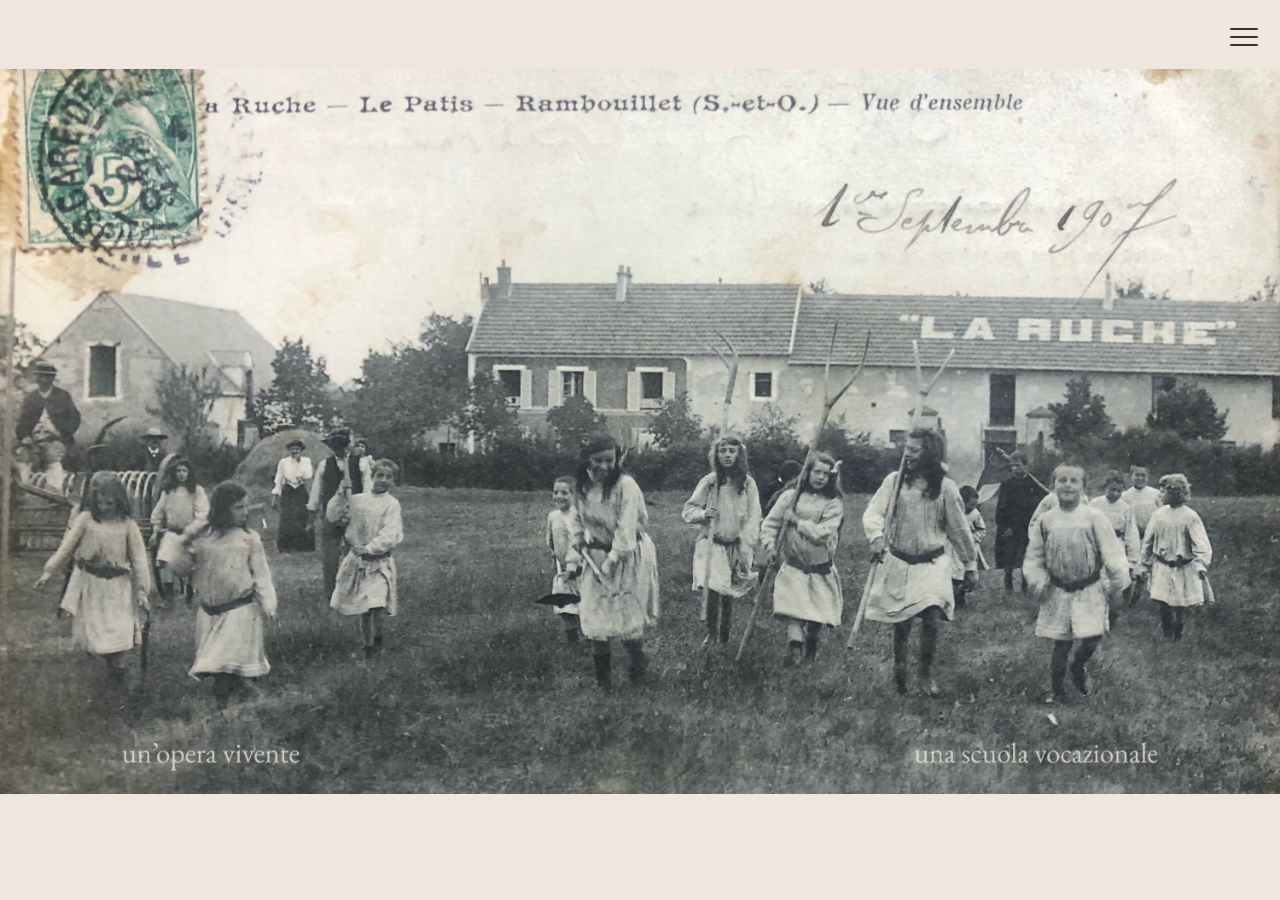
<file: index.html>
<!doctype html>
<html lang="it">
<head>
  <meta charset="utf-8" />
  <meta name="viewport" content="width=device-width, initial-scale=1" />

  <title>Centro La Ruche — Un’opera vivente, una scuola vocazionale</title>

  <meta name="description" content="Centro La Ruche — Un’opera vivente, una scuola vocazionale">
  <meta name="robots" content="index, follow">
  <meta name="theme-color" content="#efe7dd">
  <meta property="og:locale" content="it_IT">

  <!-- Canonical -->
  <link rel="canonical" href="https://centrolaruche.it/">

  <!-- Open Graph -->
  <meta property="og:type" content="website">
  <meta property="og:title" content="Centro La Ruche — Un’opera vivente, una scuola vocazionale">
  <meta property="og:description" content="Centro La Ruche — Un’opera vivente, una scuola vocazionale">
  <meta property="og:image" content="https://centrolaruche.it/og-image.jpg">
  <meta property="og:image:width" content="1200">
  <meta property="og:image:height" content="630">
  <meta property="og:url" content="https://centrolaruche.it/">
  <meta property="og:site_name" content="Centro La Ruche">

  <!-- Twitter -->
  <meta name="twitter:card" content="summary_large_image">
  <meta name="twitter:title" content="Centro La Ruche — Un’opera vivente, una scuola vocazionale">
  <meta name="twitter:description" content="Centro La Ruche — Un’opera vivente, una scuola vocazionale">
  <meta name="twitter:image" content="https://centrolaruche.it/og-image.jpg">

  <!-- Favicon -->
  <link rel="icon" type="image/png" sizes="32x32" href="/favicon-32.png">
  <link rel="icon" type="image/png" sizes="16x16" href="/favicon-16.png">
  <link rel="apple-touch-icon" href="/apple-touch-icon.png">

  <!-- CSS -->
  <link rel="stylesheet" href="/style.css?v=1002" />

  <!-- EB Garamond -->
  <link rel="preconnect" href="https://fonts.googleapis.com">
  <link rel="preconnect" href="https://fonts.gstatic.com" crossorigin>
  <link href="https://fonts.googleapis.com/css2?family=EB+Garamond:ital,wght@0,400;0,500;1,400&display=swap" rel="stylesheet">
</head>

<body>
  <main class="hero" aria-label="Hero Centro La Ruche">

    <!-- Hamburger -->
    <button class="menu-btn" type="button" aria-label="Menu" aria-expanded="false">
      <span></span><span></span><span></span>
    </button>

    <!-- Overlay MENU -->
    <div class="menu-overlay" aria-hidden="true">
      <nav class="menu-content" role="dialog" aria-label="Menu">
        <a href="index.html" class="menu-link">Home</a>
        <a href="la-prima-ruche.html" class="menu-link">La Rûche 1904–1917</a>
        <button class="menu-link" type="button" id="open-seconda">La Ruche</button>
        <button class="menu-link" type="button" id="open-contatti">Contatti</button>
      </nav>
    </div>
  </main>

  <!-- Overlay SECONDA RÛCHE -->
  <div id="seconda-ruche" class="seconda-overlay" aria-hidden="true">
    <div class="seconda-content" role="dialog" aria-label="In arrivo">
      <p>In arrivo</p>
    </div>
  </div>

  <!-- Overlay CONTATTI -->
  <div id="contatti-overlay" class="seconda-overlay" aria-hidden="true">
    <div class="seconda-content" role="dialog">
      <a href="mailto:centrolaruche@gmail.com" class="contatti-mail">
        centrolaruche@gmail.com
      </a>
    </div>
  </div>

  <script>
    const btn = document.querySelector('.menu-btn');
    const menuOverlay = document.querySelector('.menu-overlay');
    const secondaOverlay = document.getElementById('seconda-ruche');
    const openSecondaBtn = document.getElementById('open-seconda');
    const secondaContent = secondaOverlay.querySelector('.seconda-content');
    const openContattiBtn = document.getElementById('open-contatti');
    const contattiOverlay = document.getElementById('contatti-overlay');

    function openMenu() {
      menuOverlay.classList.add('open');
      menuOverlay.setAttribute('aria-hidden', 'false');
      btn.setAttribute('aria-expanded', 'true');
    }

    function closeMenu() {
      menuOverlay.classList.remove('open');
      menuOverlay.setAttribute('aria-hidden', 'true');
      btn.setAttribute('aria-expanded', 'false');
    }

    function openSeconda() {
      closeMenu();
      secondaOverlay.classList.add('open');
      secondaOverlay.setAttribute('aria-hidden', 'false');
    }

    function closeSeconda() {
      secondaOverlay.classList.remove('open');
      secondaOverlay.setAttribute('aria-hidden', 'true');
    }

    function openContatti() {
      closeMenu();
      contattiOverlay.classList.add('open');
      contattiOverlay.setAttribute('aria-hidden', 'false');
    }

    function closeContatti() {
      contattiOverlay.classList.remove('open');
      contattiOverlay.setAttribute('aria-hidden', 'true');
    }

    btn.addEventListener('click', (e) => {
      e.stopPropagation();
      menuOverlay.classList.contains('open') ? closeMenu() : openMenu();
    });

    menuOverlay.addEventListener('click', closeMenu);

    openSecondaBtn.addEventListener('click', (e) => {
      e.preventDefault();
      e.stopPropagation();
      openSeconda();
    });

    secondaOverlay.addEventListener('click', closeSeconda);
    secondaContent.addEventListener('click', (e) => e.stopPropagation());

    openContattiBtn.addEventListener('click', (e) => {
      e.preventDefault();
      e.stopPropagation();
      openContatti();
    });

    contattiOverlay.addEventListener('click', closeContatti);

    document.addEventListener('keydown', (e) => {
      if (e.key === 'Escape') {
        closeMenu();
        closeSeconda();
        closeContatti();
      }
    });
  </script>
</body>
</html>
</file>
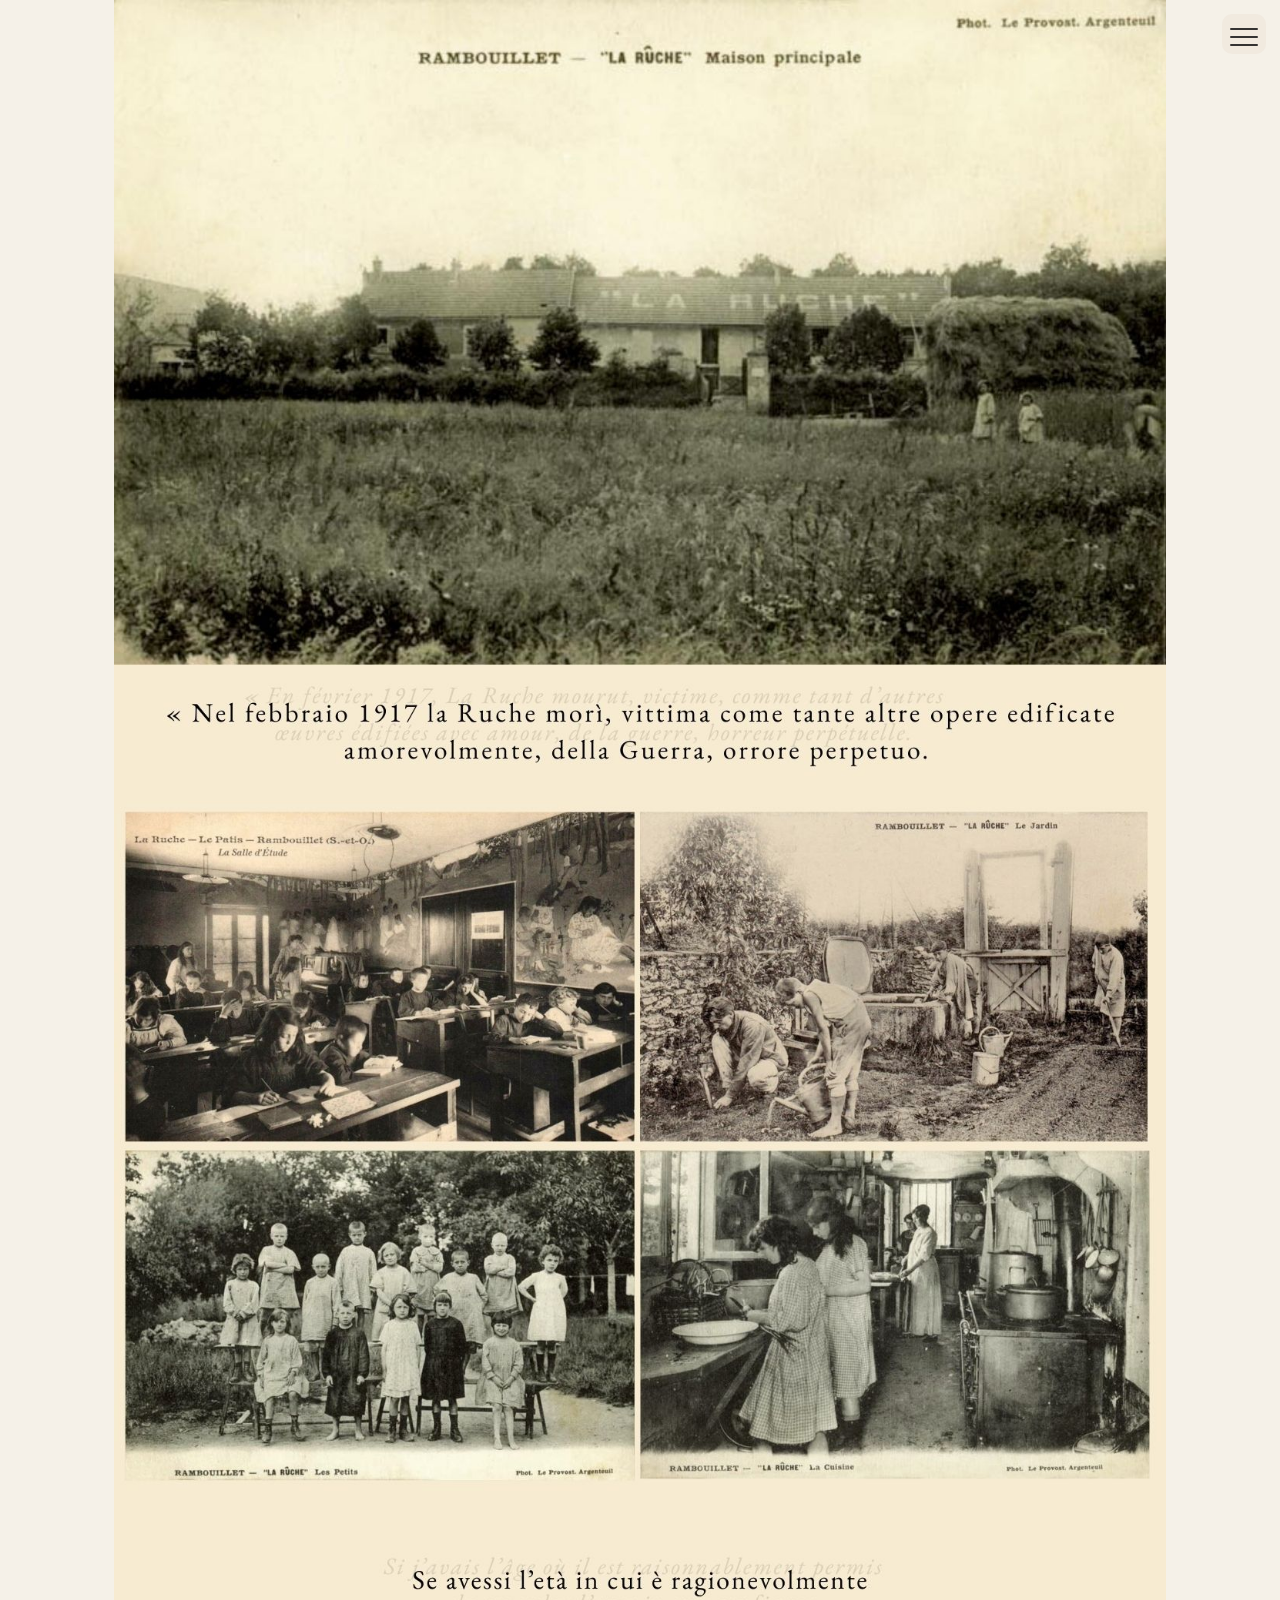
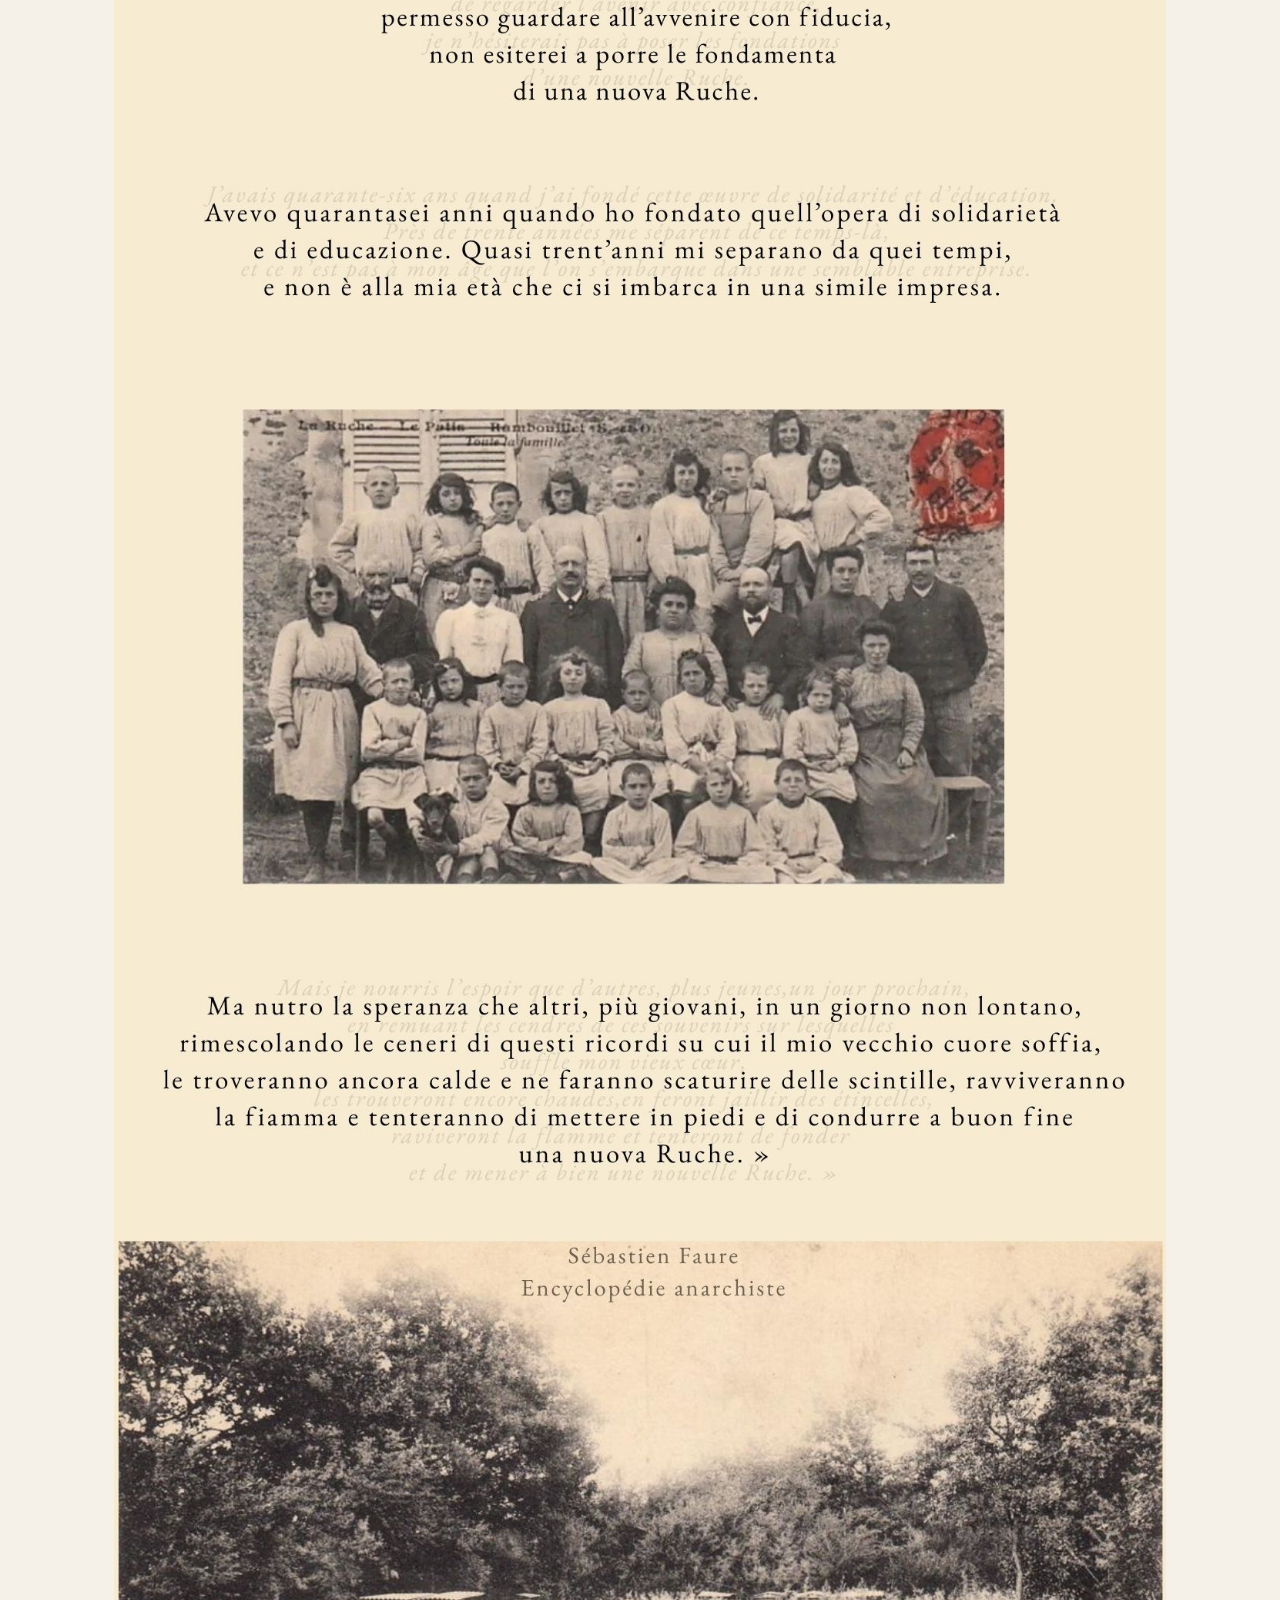
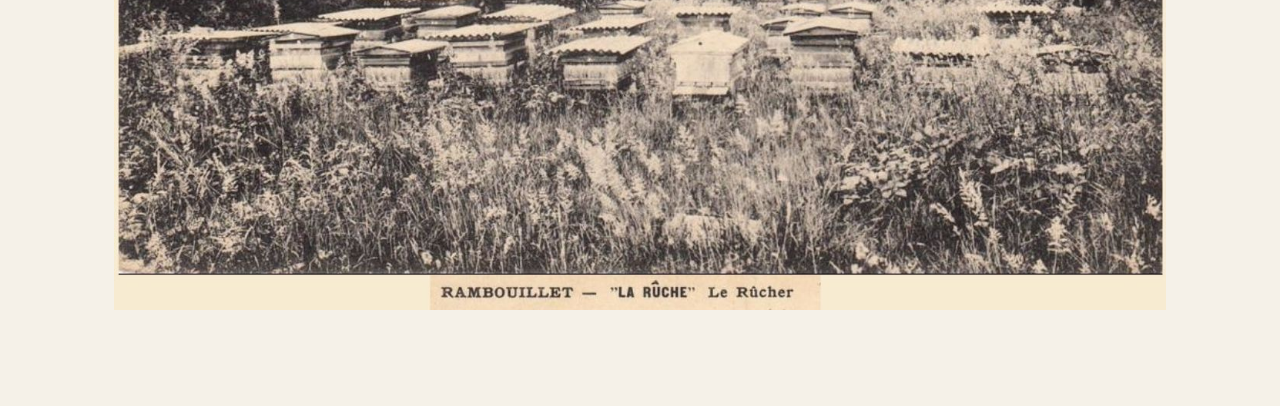
<file: la-prima-ruche.html>
<!DOCTYPE html>
<html lang="it">
<head>
  <meta charset="UTF-8" />
  <meta name="viewport" content="width=device-width, initial-scale=1.0"/>
  <title>La Prima Ruche — Centro La Ruche</title>
  <link rel="stylesheet" href="style.css">
  <link rel="preconnect" href="https://fonts.googleapis.com">
<link rel="preconnect" href="https://fonts.gstatic.com" crossorigin>
<link href="https://fonts.googleapis.com/css2?family=EB+Garamond:ital,wght@0,400;0,500;1,400&display=swap" rel="stylesheet">
</head>

<body class="ruche-page">
  <!-- Hamburger + menu (identico alla home) -->


<button class="menu-btn" type="button" aria-label="Menu" aria-expanded="false">
  <span></span><span></span><span></span>
</button>

<div class="menu-overlay" aria-hidden="true">
  <nav class="menu-content" role="dialog" aria-label="Menu">
    <a href="index.html" class="menu-link">Home</a>
<a href="la-prima-ruche.html" class="menu-link">La Rûche 1904–1917</a>
<button class="menu-link" type="button" id="open-seconda">
  La Ruche
</button>
    <button class="menu-link" type="button" id="open-contatti">
  Contatti
</button>
  </nav>
  
</div>

  

  <main class="ruche-content">

    <figure class="ruche-hero">
      <img src="assets/img/la-prima-ruche.jpeg" alt="La Prima Ruche">
    </figure>

   

  </main>
  <div id="seconda-ruche" class="seconda-overlay" aria-hidden="true">
  <div class="seconda-content" role="dialog">
    <p>in arrivo</p>
  </div>
</div>
  <div id="contatti-overlay" class="seconda-overlay" aria-hidden="true">
  <div class="seconda-content" role="dialog">
    <a href="mailto:centrolaruche@gmail.com" class="contatti-mail">
      centrolaruche@gmail.com
    </a>
  </div>
</div>
<script>
  const btn = document.querySelector('.menu-btn');
  const menuOverlay = document.querySelector('.menu-overlay');
  const secondaOverlay = document.getElementById('seconda-ruche');
  const openSecondaBtn = document.getElementById('open-seconda');
  const openContattiBtn = document.getElementById('open-contatti');
const contattiOverlay = document.getElementById('contatti-overlay');
  const contattiContent = contattiOverlay.querySelector('.seconda-content');

  function openMenu() {
    menuOverlay.classList.add('open');
    menuOverlay.setAttribute('aria-hidden', 'false');
    btn.setAttribute('aria-expanded', 'true');
  }

  function closeMenu() {
    menuOverlay.classList.remove('open');
    menuOverlay.setAttribute('aria-hidden', 'true');
    btn.setAttribute('aria-expanded', 'false');
  }

  function openSeconda() {
    closeMenu();
    secondaOverlay.classList.add('open');
    secondaOverlay.setAttribute('aria-hidden', 'false');
  }

  function closeSeconda() {
    secondaOverlay.classList.remove('open');
    secondaOverlay.setAttribute('aria-hidden', 'true');
  }
  function openContatti() {
  closeMenu();
  contattiOverlay.classList.add('open');
  contattiOverlay.setAttribute('aria-hidden', 'false');
}

function closeContatti() {
  contattiOverlay.classList.remove('open');
  contattiOverlay.setAttribute('aria-hidden', 'true');
}

  btn.addEventListener('click', (e) => {
    e.stopPropagation();
    menuOverlay.classList.contains('open') ? closeMenu() : openMenu();
  });

  menuOverlay.addEventListener('click', closeMenu);

  openSecondaBtn.addEventListener('click', (e) => {
    e.preventDefault();
    e.stopPropagation();
    openSeconda();
  });

  secondaOverlay.addEventListener('click', closeSeconda);

  openContattiBtn.addEventListener('click', (e) => {
  e.preventDefault();
  e.stopPropagation();
  openContatti();
});

contattiOverlay.addEventListener('click', closeContatti);
  contattiContent.addEventListener('click', (e) => {
  e.stopPropagation();
});

  document.addEventListener('keydown', (e) => {
  if (e.key === 'Escape') {
    closeMenu();
    closeSeconda();
    closeContatti();
  }
});

  
</script>
</body>
</html>
</file>
<file: style.css>
/* =========================
   Centro La Ruche — style.css
   ========================= */

/* RESET */
* { margin: 0; padding: 0; box-sizing: border-box; }
html, body { width: 100%; height: 100%; }

body{
  font-family: Georgia, "Times New Roman", serif;
  background: #efe7dd;
  color: #1f1f1f;
}

/* HERO */
.hero{
  position: relative;
  width: 100vw;
  height: 100vh;
  background-image: url("./hero.jpeg");
  background-repeat: no-repeat;
  background-position: center center;
  background-size: contain;
  background-color: #efe7dd;
}

/* EMAIL */
.email{
  position: fixed;
  top: 18px;
  left: 50%;
  transform: translateX(-50%);
  z-index: 11000;

  color: #1f1f1f;
  text-decoration: underline;
  text-underline-offset: 4px;
  font-size: 18px;
  letter-spacing: 0.02em;

  background: rgba(239, 231, 221, 0.90);
  padding: 6px 10px;
  border-radius: 6px;
  box-shadow: 0 1px 0 rgba(0,0,0,0.05);
}

/* HAMBURGER */
.menu-btn{
  position: fixed;
  top: 14px;
  right: 14px;
  width: 44px;
  height: 40px;
  background: rgba(239, 231, 221, 0.75);
  border: 0;
  border-radius: 10px;
  padding: 8px;
  cursor: pointer;
  z-index: 12000;
}

.menu-btn span{
  display: block;
  width: 100%;
  height: 2px;
  background: #1f1f1f;
  margin: 6px 0;
  border-radius: 2px;
  opacity: 0.9;
}

/* MENU OVERLAY (HAMBURGER) */
.menu-overlay{
  position: fixed;
  inset: 0;
  background: rgba(239, 231, 221, 0.96);
  display: flex;
  align-items: center;
  justify-content: center;

  opacity: 0;
  pointer-events: none;
  transition: opacity 220ms ease;
  z-index: 20000;
}

.menu-overlay.open{
  opacity: 1;
  pointer-events: auto;
}

.menu-content{
  display: flex;
  flex-direction: column;
  gap: 14px;

  font-family: Cambria, "Times New Roman", serif;
  font-size: 20px;          /* più piccolo, più discreto */
  letter-spacing: 0.04em;   /* meno spazioso */
  text-align: center;
  opacity: 0.75;            /* delicato, non invadente */
}

.menu-link{
  display: block;
  background: none;
  border: none;
  padding: 10px 0;
  margin: 0;

  font: inherit;
  color: inherit;
  letter-spacing: inherit;
  text-decoration: none;
  cursor: pointer;
}

.menu-link:hover{
  opacity: 1;
  text-decoration: none;
}

/* =========================
   SECONDA RÛCHE — overlay "in arrivo"
   ========================= */

.seconda-overlay{
  position: fixed;
  inset: 0;
  background: rgba(245, 238, 228, 0.92); /* carta, morbida */
  display: flex;
  align-items: center;
  justify-content: center;

  opacity: 0;
  pointer-events: none;
  transition: opacity 220ms ease;
  z-index: 30000;
}

.seconda-overlay.open{
  opacity: 1;
  pointer-events: auto;
}

.seconda-content {
  text-align: center;
  letter-spacing: 0.06em;
  opacity: 0.75;
}

.seconda-content p{
  font-family: "EB Garamond", serif;
  font-size: 19px;            /* più sussurro */
  letter-spacing: 0.05em;
  font-weight: 400;
  opacity: 0.72;
  text-transform: lowercase;
}

/* MOBILE */
@media (max-width: 768px){
  .email{ font-size: 16px; top: 14px; }
  .menu-content{ font-size: 18px; }
  .seconda-content p{ font-size: 17px; }
}

/* =========================
   (Se ti servono) Stili pagina "la prima ruche"
   (non toccano la home)
   ========================= */

body.ruche-page {
  background: #f5f1e8;
  color: #1f1f1f;
  font-family: Georgia, serif;
}

.ruche-header {
  padding: 1.5rem;
}

.back-home {
  text-decoration: none;
  color: inherit;
  font-size: 0.9rem;
}

.ruche-content {
  max-width: 1100px;
  margin: 0 auto;
  padding: 0 1.5rem 4rem;
}

.ruche-hero img {
  width: 100%;
  height: auto;
  display: block;
  margin-bottom: 2rem;
}

.ruche-text {
  max-width: 720px;
  margin: 0 auto;
}

.ruche-quote {
  font-size: 1.2rem;
  line-height: 1.6;
  font-style: italic;
}
/* TABLET: aria sopra/sotto per contenere la mail */
@media (min-width: 769px) and (max-width: 1024px){
  .hero{
    height: 94vh;
    padding-top: 36px;
    padding-bottom: 24px;
    box-sizing: border-box;
  }

}
/* DESKTOP: aria sopra/sotto reale (la cartolina non entra nel padding) */
@media (min-width: 1025px){
  .hero{
    height: 94vh;
    padding-top: 44px;      /* aria sopra per la mail */
    padding-bottom: 28px;   /* aria sotto */
    box-sizing: border-box;

    background-origin: content-box;
    background-clip: content-box;
  }

  .email{
    top: 18px; /* resta ferma in alto */
  }
}
.contatti-mail{
  font-family: Cambria, "Times New Roman", serif;
  font-size: 18px;
  letter-spacing: 0.03em;
  color: inherit;
  text-decoration: none;
  opacity: 0.75;
}
.contatti-mail:hover{
  opacity: 1;
  text-decoration: underline;
  text-underline-offset: 6px;
}
</file>
